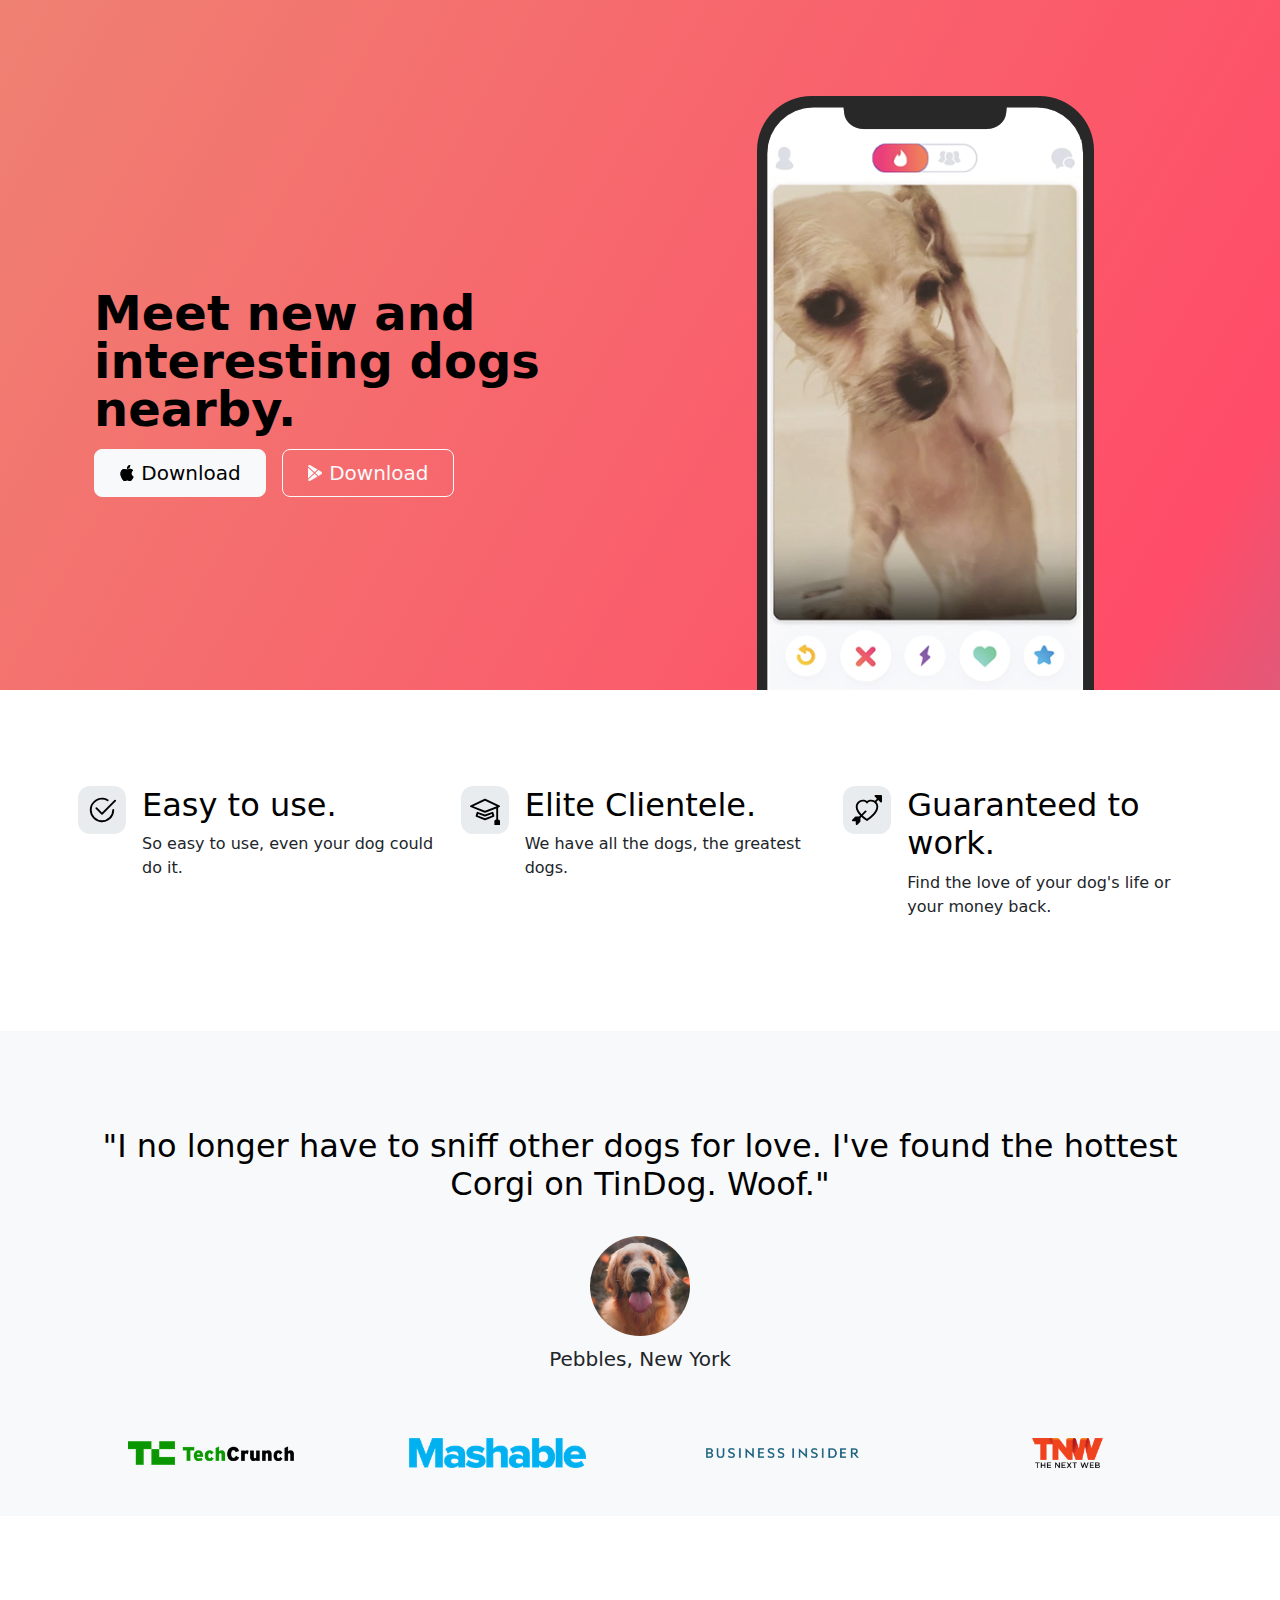
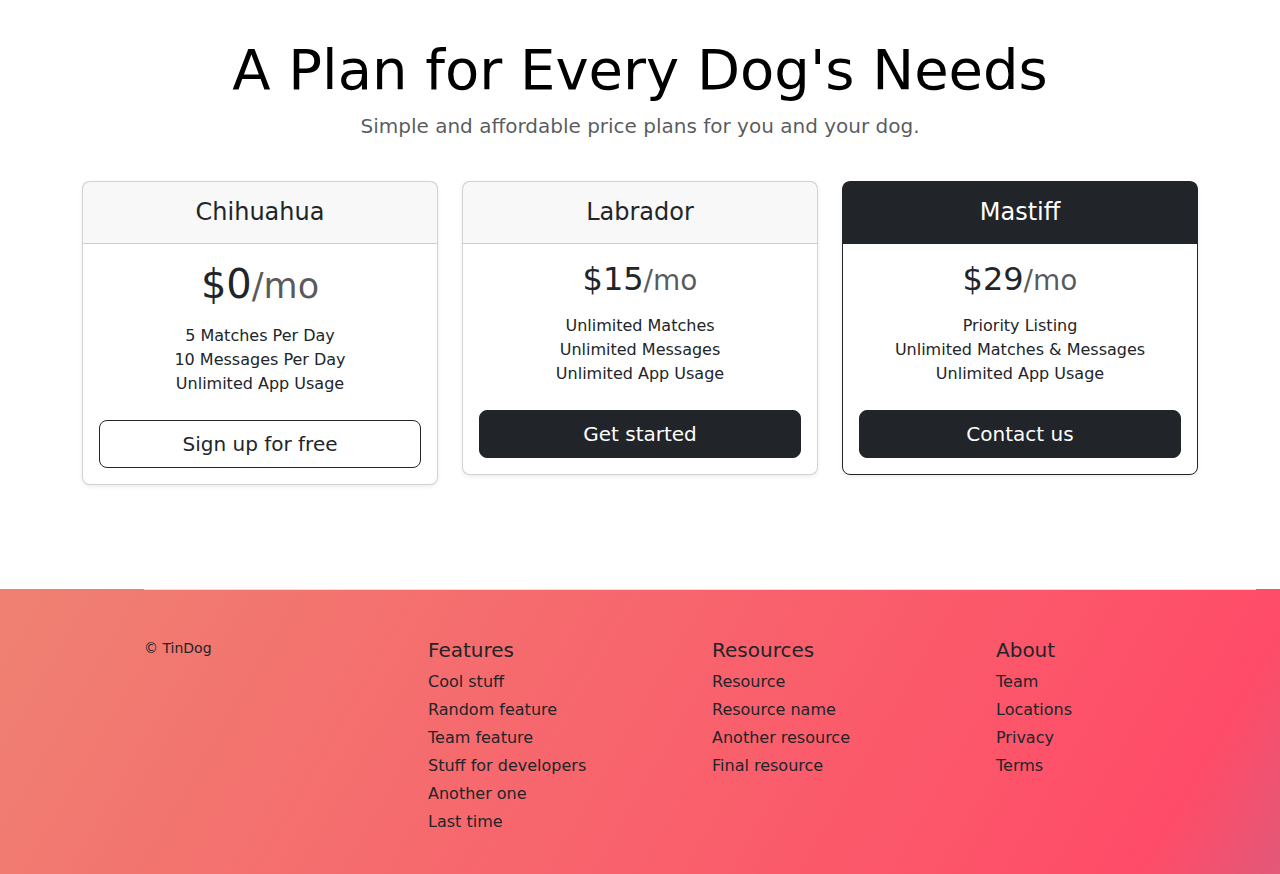
<file: index.html>
<!DOCTYPE html>
<html lang="en">

<head>
  <meta charset="UTF-8">
  <meta name="viewport" content="width=device-width, initial-scale=1.0">
  <link href="https://cdn.jsdelivr.net/npm/bootstrap@5.3.3/dist/css/bootstrap.min.css" rel="stylesheet" integrity="sha384-QWTKZyjpPEjISv5WaRU9OFeRpok6YctnYmDr5pNlyT2bRjXh0JMhjY6hW+ALEwIH" crossorigin="anonymous">
  <link href="./css/style.css" rel="stylesheet">
  <title>TinDog</title>
</head>

<body>

  <!-- Title -->
  <section id="title" class="gradient-background">

    <div class="container col-xxl-8 px-4 pt-5">
      <div class="row flex-lg-row-reverse align-items-center g-5 pt-5">
        <div class="col-10 col-sm-8 col-lg-6">
          <img src="./images/iphone.png" class="d-block mx-lg-auto img-fluid" alt="Bootstrap Themes" height="200"
            loading="lazy">
        </div>
        <div class="col-lg-6">
          <h1 class="display-5 fw-bold text-body-emphasis lh-1 mb-3">Meet new and interesting dogs nearby.</h1>

          <div class="d-grid gap-2 d-md-flex justify-content-md-start">
            <button type="button" class="btn btn-light btn-lg px-4 me-md-2"><svg xmlns="http://www.w3.org/2000/svg"
                width="16" height="16" fill="currentColor" class="bi bi-apple mb-1" viewBox="0 0 16 16">
                <path
                  d="M11.182.008C11.148-.03 9.923.023 8.857 1.18c-1.066 1.156-.902 2.482-.878 2.516.024.034 1.52.087 2.475-1.258.955-1.345.762-2.391.728-2.43Zm3.314 11.733c-.048-.096-2.325-1.234-2.113-3.422.212-2.189 1.675-2.789 1.698-2.854.023-.065-.597-.79-1.254-1.157a3.692 3.692 0 0 0-1.563-.434c-.108-.003-.483-.095-1.254.116-.508.139-1.653.589-1.968.607-.316.018-1.256-.522-2.267-.665-.647-.125-1.333.131-1.824.328-.49.196-1.422.754-2.074 2.237-.652 1.482-.311 3.83-.067 4.56.244.729.625 1.924 1.273 2.796.576.984 1.34 1.667 1.659 1.899.319.232 1.219.386 1.843.067.502-.308 1.408-.485 1.766-.472.357.013 1.061.154 1.782.539.571.197 1.111.115 1.652-.105.541-.221 1.324-1.059 2.238-2.758.347-.79.505-1.217.473-1.282Z" />
                <path
                  d="M11.182.008C11.148-.03 9.923.023 8.857 1.18c-1.066 1.156-.902 2.482-.878 2.516.024.034 1.52.087 2.475-1.258.955-1.345.762-2.391.728-2.43Zm3.314 11.733c-.048-.096-2.325-1.234-2.113-3.422.212-2.189 1.675-2.789 1.698-2.854.023-.065-.597-.79-1.254-1.157a3.692 3.692 0 0 0-1.563-.434c-.108-.003-.483-.095-1.254.116-.508.139-1.653.589-1.968.607-.316.018-1.256-.522-2.267-.665-.647-.125-1.333.131-1.824.328-.49.196-1.422.754-2.074 2.237-.652 1.482-.311 3.83-.067 4.56.244.729.625 1.924 1.273 2.796.576.984 1.34 1.667 1.659 1.899.319.232 1.219.386 1.843.067.502-.308 1.408-.485 1.766-.472.357.013 1.061.154 1.782.539.571.197 1.111.115 1.652-.105.541-.221 1.324-1.059 2.238-2.758.347-.79.505-1.217.473-1.282Z" />
              </svg> Download</button>
            <button type="button" class="btn btn-outline-light btn-lg px-4"><svg xmlns="http://www.w3.org/2000/svg"
                width="16" height="16" fill="currentColor" class="bi bi-google-play mb-1" viewBox="0 0 16 16">
                <path
                  d="M14.222 9.374c1.037-.61 1.037-2.137 0-2.748L11.528 5.04 8.32 8l3.207 2.96 2.694-1.586Zm-3.595 2.116L7.583 8.68 1.03 14.73c.201 1.029 1.36 1.61 2.303 1.055l7.294-4.295ZM1 13.396V2.603L6.846 8 1 13.396ZM1.03 1.27l6.553 6.05 3.044-2.81L3.333.215C2.39-.341 1.231.24 1.03 1.27Z" />
              </svg> Download</button>
          </div>
        </div>
      </div>
    </div>
  </section>

  <!-- Features -->
  <section id="features">
    <div class="container px-2 mt-5" id="hanging-icons">
      <div class="row g-4 py-5 row-cols-1 row-cols-lg-3">
        <div class="col d-flex align-items-start">

          <div
            class="icon-square text-body-emphasis bg-body-secondary d-inline-flex align-items-center justify-content-center fs-4 flex-shrink-0 me-3">
            <svg xmlns="http://www.w3.org/2000/svg" height="30" fill="currentColor" class="bi bi-check2-circle"
              viewBox="0 0 16 16">
              <path
                d="M2.5 8a5.5 5.5 0 0 1 8.25-4.764.5.5 0 0 0 .5-.866A6.5 6.5 0 1 0 14.5 8a.5.5 0 0 0-1 0 5.5 5.5 0 1 1-11 0z" />
              <path
                d="M15.354 3.354a.5.5 0 0 0-.708-.708L8 9.293 5.354 6.646a.5.5 0 1 0-.708.708l3 3a.5.5 0 0 0 .708 0l7-7z" />
            </svg>
          </div>

          <div>
            <h3 class="fs-2 text-body-emphasis">Easy to use.</h3>
            <p>So easy to use, even your dog could do it.</p>
          </div>
        </div>


        <div class="col d-flex align-items-start">
          <div class="icon-square text-body-emphasis bg-body-secondary d-inline-flex align-items-center justify-content-center fs-4 flex-shrink-0 me-3">
            <svg xmlns="http://www.w3.org/2000/svg" height="30" fill="currentColor" class="bi bi-mortarboard" viewBox="0 0 16 16">
              <path d="M8.211 2.047a.5.5 0 0 0-.422 0l-7.5 3.5a.5.5 0 0 0 .025.917l7.5 3a.5.5 0 0 0 .372 0L14 7.14V13a1 1 0 0 0-1 1v2h3v-2a1 1 0 0 0-1-1V6.739l.686-.275a.5.5 0 0 0 .025-.917l-7.5-3.5ZM8 8.46 1.758 5.965 8 3.052l6.242 2.913L8 8.46Z"/>
              <path d="M4.176 9.032a.5.5 0 0 0-.656.327l-.5 1.7a.5.5 0 0 0 .294.605l4.5 1.8a.5.5 0 0 0 .372 0l4.5-1.8a.5.5 0 0 0 .294-.605l-.5-1.7a.5.5 0 0 0-.656-.327L8 10.466 4.176 9.032Zm-.068 1.873.22-.748 3.496 1.311a.5.5 0 0 0 .352 0l3.496-1.311.22.748L8 12.46l-3.892-1.556Z"/>
            </svg>
          </div>

          <div>
            <h3 class="fs-2 text-body-emphasis">Elite Clientele.</h3>
            <p>We have all the dogs, the greatest dogs.</p>
          </div>
        </div>


        <div class="col d-flex align-items-start">
          <div class="icon-square text-body-emphasis bg-body-secondary d-inline-flex align-items-center justify-content-center fs-4 flex-shrink-0 me-3">
            <svg xmlns="http://www.w3.org/2000/svg" height="30" fill="currentColor" class="bi bi-arrow-through-heart"
              viewBox="0 0 16 16">
              <path fill-rule="evenodd"
              d="M2.854 15.854A.5.5 0 0 1 2 15.5V14H.5a.5.5 0 0 1-.354-.854l1.5-1.5A.5.5 0 0 1 2 11.5h1.793l.53-.53c-.771-.802-1.328-1.58-1.704-2.32-.798-1.575-.775-2.996-.213-4.092C3.426 2.565 6.18 1.809 8 3.233c1.25-.98 2.944-.928 4.212-.152L13.292 2 12.147.854A.5.5 0 0 1 12.5 0h3a.5.5 0 0 1 .5.5v3a.5.5 0 0 1-.854.354L14 2.707l-1.006 1.006c.236.248.44.531.6.845.562 1.096.585 2.517-.213 4.092-.793 1.563-2.395 3.288-5.105 5.08L8 13.912l-.276-.182a21.86 21.86 0 0 1-2.685-2.062l-.539.54V14a.5.5 0 0 1-.146.354l-1.5 1.5Zm2.893-4.894A20.419 20.419 0 0 0 8 12.71c2.456-1.666 3.827-3.207 4.489-4.512.679-1.34.607-2.42.215-3.185-.817-1.595-3.087-2.054-4.346-.761L8 4.62l-.358-.368c-1.259-1.293-3.53-.834-4.346.761-.392.766-.464 1.845.215 3.185.323.636.815 1.33 1.519 2.065l1.866-1.867a.5.5 0 1 1 .708.708L5.747 10.96Z" />
          </svg>
          </div>

          <div>
            <h3 class="fs-2 text-body-emphasis">Guaranteed to work.</h3>
            <p>Find the love of your dog's life or your money back.</p>
          </div>
        </div>

      </div>
    </div>
  </section>


  <!-- Testimonial -->
  <section id="testimonial">
    <div class="my-5">
      <div class="p-5 text-center bg-body-tertiary">
        <div class="container py-5">
          <h2 class="text-body-emphasis">"I no longer have to sniff other dogs for love. I've found the hottest Corgi on TinDog. Woof."</h2>
          <br>
          <img class="profile-img" src="./images/dog-img.jpg">
          <p class="col-lg-8 mx-auto lead mt-2">
            Pebbles, New York
          </p>
        </div>

    
        <div class="container">
          <div class="row">
            <div class="col-lg-3 col-sm-12">
              <img src="./images/techcrunch.png" alt="techcrunch" height="30">
            </div>
            <div class="col-lg-3 col-sm-12">
              <img src="./images/mashable.png" alt="mashable" height="30">
            </div>
            <div class="col-lg-3 col-sm-12">
              <img src="./images/bizinsider.png" alt="bizinsider" height="30">
            </div>
            <div class="col-lg-3 col-sm-12">
              <img src="./images/tnw.png" alt="tnw" height="30">
            </div>
          </div>
        </div>
      </div>
    </div>

  </section>
  <!-- Pricing -->
  <section id="pricing">
    <div class="container py-3">
      <header>
        <div class="d-flex flex-column flex-md-row align-items-center pb-3 mb-4">
        </div>
        <div class="pricing-header p-3 pb-md-4 mx-auto text-center">
          <h2 class="display-4 fw-normal text-body-emphasis">A Plan for Every Dog's Needs</h2>
          <p class="fs-5 text-body-secondary">Simple and affordable price plans for you and your dog.</p>
        </div>
      </header>
    
      <main>
        <div class="row row-cols-1 row-cols-md-3 mb-3 text-center">
          <div class="col">
            <div class="card mb-4 rounded-3 shadow-sm">
              <div class="card-header py-3">
                <h4 class="my-0 fw-normal">Chihuahua</h4>
              </div>
              <div class="card-body">
                <h1 class="card-title pricing-card-title">$0<small class="text-body-secondary fw-light">/mo</small></h1>
                <ul class="list-unstyled mt-3 mb-4">
                  <li>5 Matches Per Day</li>
                  <li>10 Messages Per Day</li>
                  <li>Unlimited App Usage</li>
                </ul>
                <button type="button" class="w-100 btn btn-lg btn-outline-dark">Sign up for free</button>
              </div>
            </div>
          </div>
          <div class="col">
            <div class="card mb-4 rounded-3 shadow-sm">
              <div class="card-header py-3">
                <h4 class="my-0 fw-normal">Labrador</h4>
              </div>
              <div class="card-body">
                <h2 class="card-title pricing-card-title">$15<small class="text-body-secondary fw-light">/mo</small></h2>
                <ul class="list-unstyled mt-3 mb-4">
                  <li>Unlimited Matches</li>
                  <li>Unlimited Messages</li>
                  <li>Unlimited App Usage</li>
                </ul>
                <button type="button" class="w-100 btn btn-lg btn-dark">Get started</button>
              </div>
            </div>
          </div>
          <div class="col">
            <div class="card mb-4 rounded-3 shadow-sm border-dark">
              <div class="card-header py-3 text-bg-dark border-dark">
                <h4 class="my-0 fw-normal">Mastiff</h4>
              </div>
              <div class="card-body">
                <h2 class="card-title pricing-card-title">$29<small class="text-body-secondary fw-light">/mo</small></h2>
                <ul class="list-unstyled mt-3 mb-4">
                  <li>Priority Listing</li>
                  <li>Unlimited Matches & Messages</li>
                  <li>Unlimited App Usage</li>
                </ul>
                <button type="button" class="w-100 btn btn-lg btn-dark">Contact us</button>
              </div>
            </div>
          </div>
        </div>
    
     
      

  </section>
  <!-- Footer -->
  <section id="footer" class="gradient-background">
      <footer class="py-4 mt-md-5 pt-md-5 mx-4 border-top">
        <div class="row">
          <div class="col-12 col-md">
            <small class="d-block mb-3 text-body-dark">© TinDog</small>
          </div>
          <div class="col-6 col-md">
            <h5>Features</h5>
            <ul class="list-unstyled text-small">
              <li class="mb-1"><a class="link-dark text-decoration-none" href="#">Cool stuff</a></li>
              <li class="mb-1"><a class="link-dark text-decoration-none" href="#">Random feature</a></li>
              <li class="mb-1"><a class="link-dark text-decoration-none" href="#">Team feature</a></li>
              <li class="mb-1"><a class="link-dark text-decoration-none" href="#">Stuff for developers</a></li>
              <li class="mb-1"><a class="link-dark text-decoration-none" href="#">Another one</a></li>
              <li class="mb-1"><a class="link-dark text-decoration-none" href="#">Last time</a></li>
            </ul>
          </div>
          
          <div class="col-6 col-md">
            <h5>Resources</h5>
            <ul class="list-unstyled text-small">
              <li class="mb-1"><a class="link-dark text-decoration-none" href="#">Resource</a></li>
              <li class="mb-1"><a class="link-dark text-decoration-none" href="#">Resource name</a></li>
              <li class="mb-1"><a class="link-dark text-decoration-none" href="#">Another resource</a></li>
              <li class="mb-1"><a class="link-dark text-decoration-none" href="#">Final resource</a></li>
            </ul>
          </div>

          <div class="col-6 col-md">
            <h5>About</h5>
            <ul class="list-unstyled text-small">
              <li class="mb-1"><a class="link-dark text-decoration-none" href="#">Team</a></li>
              <li class="mb-1"><a class="link-dark text-decoration-none" href="#">Locations</a></li>
              <li class="mb-1"><a class="link-dark text-decoration-none" href="#">Privacy</a></li>
              <li class="mb-1"><a class="link-dark text-decoration-none" href="#">Terms</a></li>
            </ul>
          </div>
        </div>
      </footer>
    </div>
  </section>
</body>

</html>
</file>
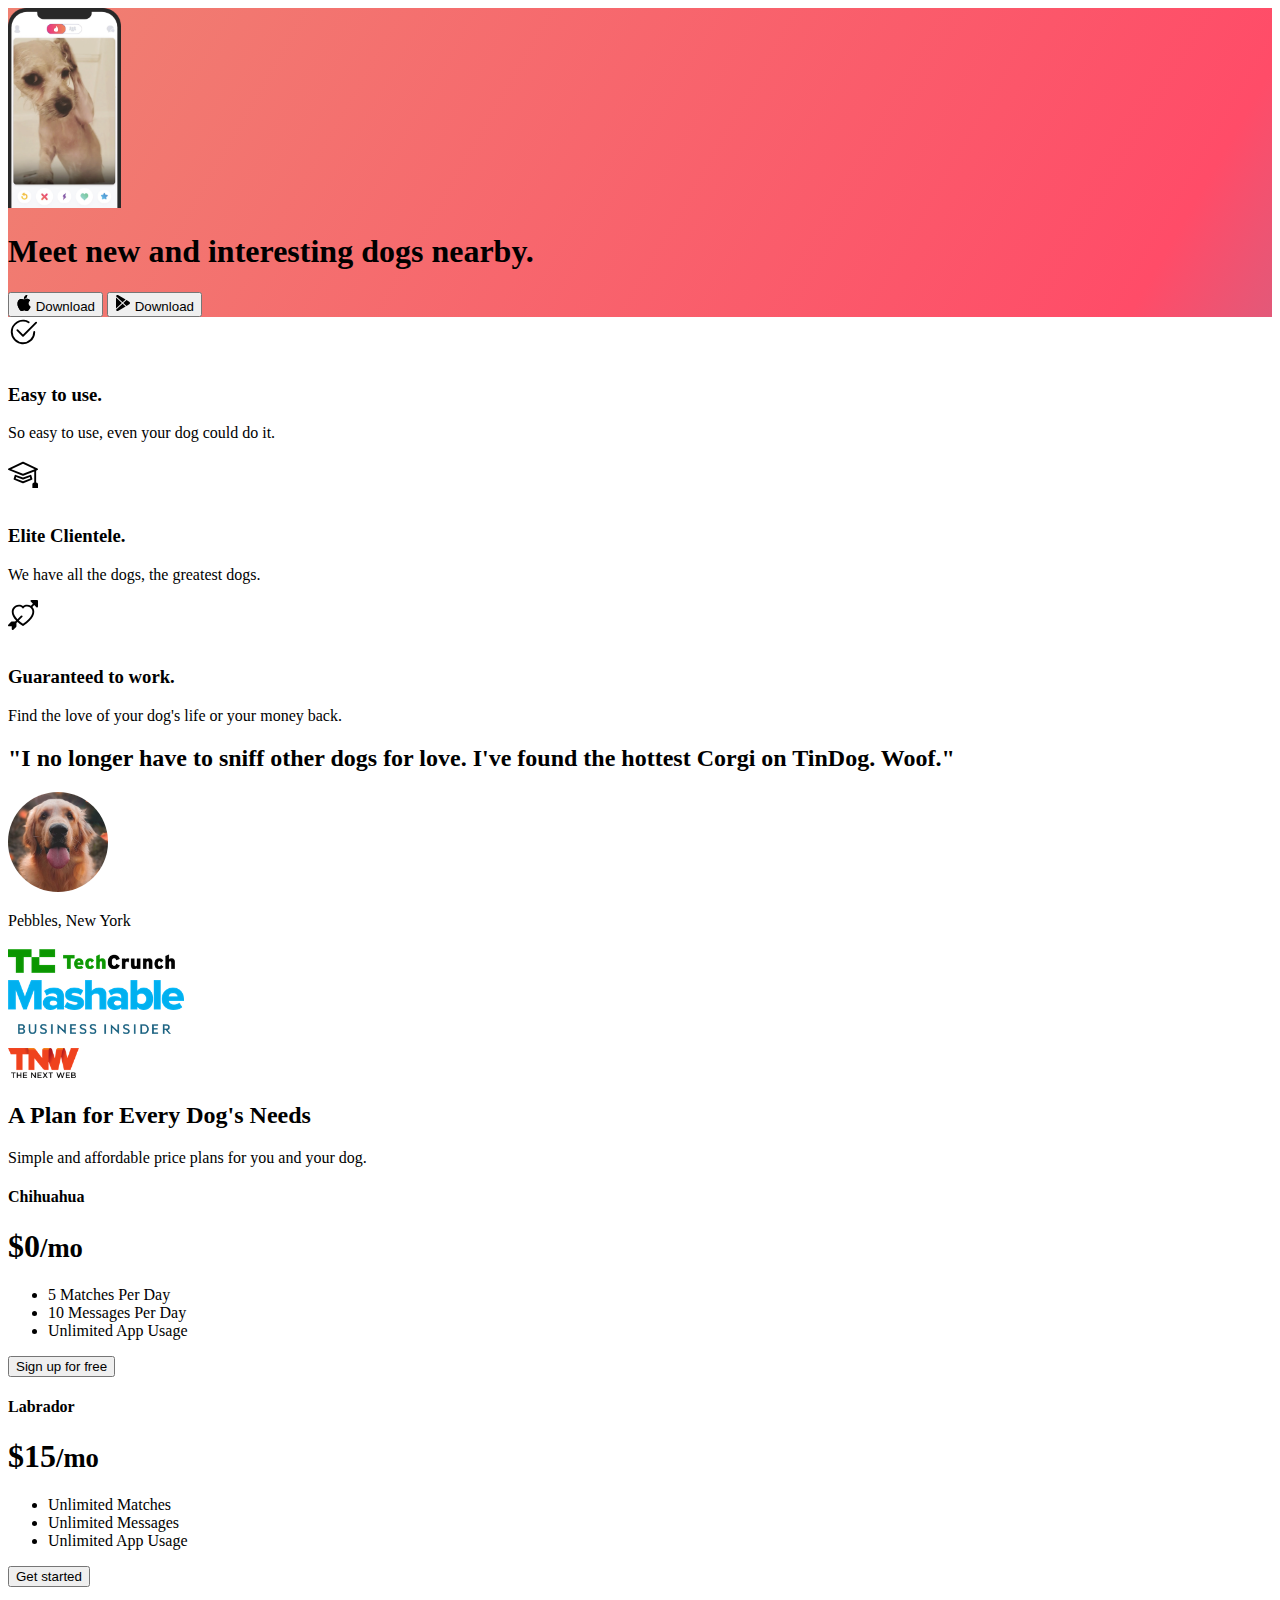
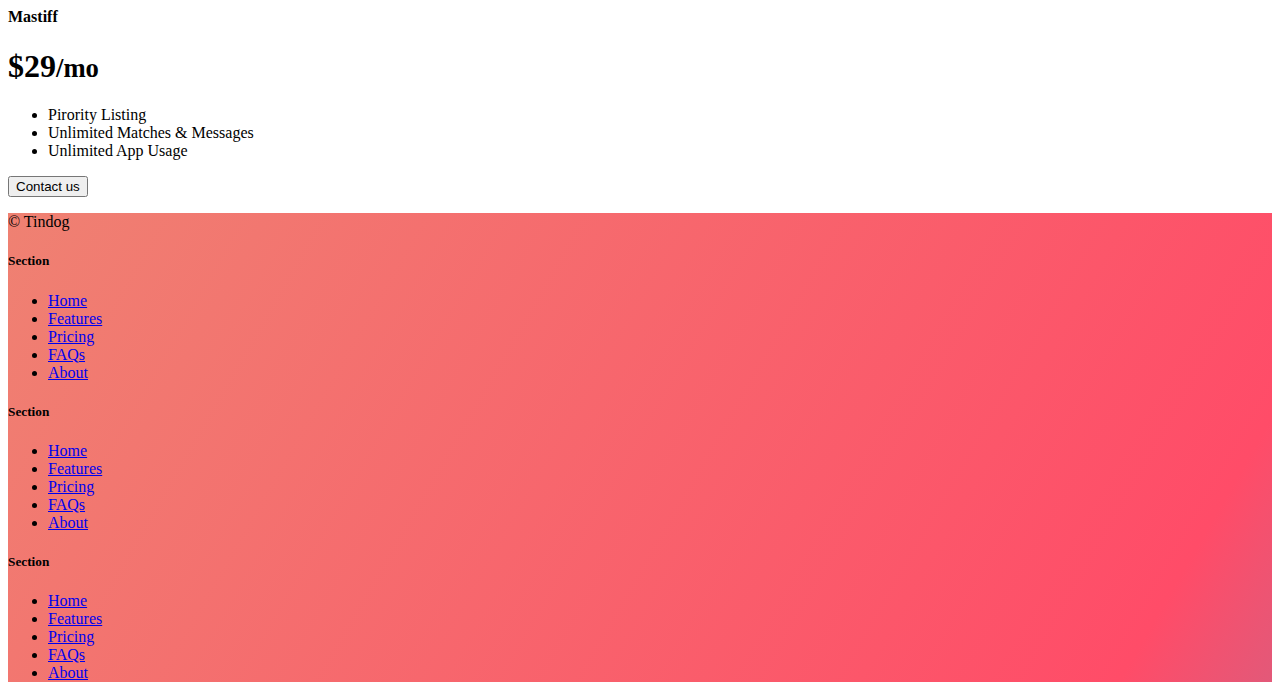
<file: solution.html>
<!DOCTYPE html>
<html lang="en">

<head>
  <meta charset="UTF-8">
  <meta name="viewport" content="width=device-width, initial-scale=1.0">
  <title>TinDog</title>
  <link href="https://cdn.jsdelivr.net/npm/bootstrap@5.3.0-alpha3/dist/css/bootstrap.min.css" rel="stylesheet"
    integrity="sha384-KK94CHFLLe+nY2dmCWGMq91rCGa5gtU4mk92HdvYe+M/SXH301p5ILy+dN9+nJOZ" crossorigin="anonymous">
  <link rel="stylesheet" href="./css/solution.css">
</head>

<body>


  <!-- Title -->
  <section id="title" class="gradient-background">

    <div class="container col-xxl-8 px-4 pt-5">
      <div class="row flex-lg-row-reverse align-items-center g-5 pt-5">
        <div class="col-10 col-sm-8 col-lg-6">
          <img src="./images/iphone.png" class="d-block mx-lg-auto img-fluid" alt="Bootstrap Themes" height="200"
            loading="lazy">
        </div>
        <div class="col-lg-6">
          <h1 class="display-5 fw-bold text-body-emphasis lh-1 mb-3">Meet new and interesting dogs nearby.</h1>

          <div class="d-grid gap-2 d-md-flex justify-content-md-start">
            <button type="button" class="btn btn-light btn-lg px-4 me-md-2"><svg xmlns="http://www.w3.org/2000/svg"
                width="16" height="16" fill="currentColor" class="bi bi-apple mb-1" viewBox="0 0 16 16">
                <path
                  d="M11.182.008C11.148-.03 9.923.023 8.857 1.18c-1.066 1.156-.902 2.482-.878 2.516.024.034 1.52.087 2.475-1.258.955-1.345.762-2.391.728-2.43Zm3.314 11.733c-.048-.096-2.325-1.234-2.113-3.422.212-2.189 1.675-2.789 1.698-2.854.023-.065-.597-.79-1.254-1.157a3.692 3.692 0 0 0-1.563-.434c-.108-.003-.483-.095-1.254.116-.508.139-1.653.589-1.968.607-.316.018-1.256-.522-2.267-.665-.647-.125-1.333.131-1.824.328-.49.196-1.422.754-2.074 2.237-.652 1.482-.311 3.83-.067 4.56.244.729.625 1.924 1.273 2.796.576.984 1.34 1.667 1.659 1.899.319.232 1.219.386 1.843.067.502-.308 1.408-.485 1.766-.472.357.013 1.061.154 1.782.539.571.197 1.111.115 1.652-.105.541-.221 1.324-1.059 2.238-2.758.347-.79.505-1.217.473-1.282Z" />
                <path
                  d="M11.182.008C11.148-.03 9.923.023 8.857 1.18c-1.066 1.156-.902 2.482-.878 2.516.024.034 1.52.087 2.475-1.258.955-1.345.762-2.391.728-2.43Zm3.314 11.733c-.048-.096-2.325-1.234-2.113-3.422.212-2.189 1.675-2.789 1.698-2.854.023-.065-.597-.79-1.254-1.157a3.692 3.692 0 0 0-1.563-.434c-.108-.003-.483-.095-1.254.116-.508.139-1.653.589-1.968.607-.316.018-1.256-.522-2.267-.665-.647-.125-1.333.131-1.824.328-.49.196-1.422.754-2.074 2.237-.652 1.482-.311 3.83-.067 4.56.244.729.625 1.924 1.273 2.796.576.984 1.34 1.667 1.659 1.899.319.232 1.219.386 1.843.067.502-.308 1.408-.485 1.766-.472.357.013 1.061.154 1.782.539.571.197 1.111.115 1.652-.105.541-.221 1.324-1.059 2.238-2.758.347-.79.505-1.217.473-1.282Z" />
              </svg> Download</button>
            <button type="button" class="btn btn-outline-light btn-lg px-4"><svg xmlns="http://www.w3.org/2000/svg"
                width="16" height="16" fill="currentColor" class="bi bi-google-play mb-1" viewBox="0 0 16 16">
                <path
                  d="M14.222 9.374c1.037-.61 1.037-2.137 0-2.748L11.528 5.04 8.32 8l3.207 2.96 2.694-1.586Zm-3.595 2.116L7.583 8.68 1.03 14.73c.201 1.029 1.36 1.61 2.303 1.055l7.294-4.295ZM1 13.396V2.603L6.846 8 1 13.396ZM1.03 1.27l6.553 6.05 3.044-2.81L3.333.215C2.39-.341 1.231.24 1.03 1.27Z" />
              </svg> Download</button>
          </div>
        </div>
      </div>
    </div>
  </section>
  <!-- Features -->
  <section id="features">
    <div class="container mt-5">
      <div class="row g-4 py-5 row-cols-1 row-cols-lg-3">
        <div class="col d-flex align-items-start">
          <div
            class="icon-square text-body-emphasis bg-body-secondary d-inline-flex align-items-center justify-content-center fs-4 flex-shrink-0 me-3">
            <svg xmlns="http://www.w3.org/2000/svg" height="30" fill="currentColor" class="bi bi-check2-circle"
              viewBox="0 0 16 16">
              <path
                d="M2.5 8a5.5 5.5 0 0 1 8.25-4.764.5.5 0 0 0 .5-.866A6.5 6.5 0 1 0 14.5 8a.5.5 0 0 0-1 0 5.5 5.5 0 1 1-11 0z" />
              <path
                d="M15.354 3.354a.5.5 0 0 0-.708-.708L8 9.293 5.354 6.646a.5.5 0 1 0-.708.708l3 3a.5.5 0 0 0 .708 0l7-7z" />
            </svg>
          </div>
          <div>
            <h3 class="fs-2">Easy to use.</h3>
            <p>So easy to use, even your dog could do it.</p>

          </div>
        </div>
        <div class="col d-flex align-items-start">
          <div
            class="icon-square text-body-emphasis bg-body-secondary d-inline-flex align-items-center justify-content-center fs-4 flex-shrink-0 me-3">
            <svg xmlns="http://www.w3.org/2000/svg" height="30" fill="currentColor" class="bi bi-mortarboard"
              viewBox="0 0 16 16">
              <path
                d="M8.211 2.047a.5.5 0 0 0-.422 0l-7.5 3.5a.5.5 0 0 0 .025.917l7.5 3a.5.5 0 0 0 .372 0L14 7.14V13a1 1 0 0 0-1 1v2h3v-2a1 1 0 0 0-1-1V6.739l.686-.275a.5.5 0 0 0 .025-.917l-7.5-3.5ZM8 8.46 1.758 5.965 8 3.052l6.242 2.913L8 8.46Z" />
              <path
                d="M4.176 9.032a.5.5 0 0 0-.656.327l-.5 1.7a.5.5 0 0 0 .294.605l4.5 1.8a.5.5 0 0 0 .372 0l4.5-1.8a.5.5 0 0 0 .294-.605l-.5-1.7a.5.5 0 0 0-.656-.327L8 10.466 4.176 9.032Zm-.068 1.873.22-.748 3.496 1.311a.5.5 0 0 0 .352 0l3.496-1.311.22.748L8 12.46l-3.892-1.556Z" />
            </svg>
          </div>
          <div>
            <h3 class="fs-2">Elite Clientele.</h3>
            <p>We have all the dogs, the greatest dogs.</p>

          </div>
        </div>
        <div class="col d-flex align-items-start">
          <div
            class="icon-square text-body-emphasis bg-body-secondary d-inline-flex align-items-center justify-content-center fs-4 flex-shrink-0 me-3">
            <svg xmlns="http://www.w3.org/2000/svg" height="30" fill="currentColor" class="bi bi-arrow-through-heart"
              viewBox="0 0 16 16">
              <path fill-rule="evenodd"
                d="M2.854 15.854A.5.5 0 0 1 2 15.5V14H.5a.5.5 0 0 1-.354-.854l1.5-1.5A.5.5 0 0 1 2 11.5h1.793l.53-.53c-.771-.802-1.328-1.58-1.704-2.32-.798-1.575-.775-2.996-.213-4.092C3.426 2.565 6.18 1.809 8 3.233c1.25-.98 2.944-.928 4.212-.152L13.292 2 12.147.854A.5.5 0 0 1 12.5 0h3a.5.5 0 0 1 .5.5v3a.5.5 0 0 1-.854.354L14 2.707l-1.006 1.006c.236.248.44.531.6.845.562 1.096.585 2.517-.213 4.092-.793 1.563-2.395 3.288-5.105 5.08L8 13.912l-.276-.182a21.86 21.86 0 0 1-2.685-2.062l-.539.54V14a.5.5 0 0 1-.146.354l-1.5 1.5Zm2.893-4.894A20.419 20.419 0 0 0 8 12.71c2.456-1.666 3.827-3.207 4.489-4.512.679-1.34.607-2.42.215-3.185-.817-1.595-3.087-2.054-4.346-.761L8 4.62l-.358-.368c-1.259-1.293-3.53-.834-4.346.761-.392.766-.464 1.845.215 3.185.323.636.815 1.33 1.519 2.065l1.866-1.867a.5.5 0 1 1 .708.708L5.747 10.96Z" />
            </svg>
          </div>
          <div>
            <h3 class="fs-2">Guaranteed to work.</h3>
            <p>Find the love of your dog's life or your money back.</p>

          </div>
        </div>
      </div>
    </div>
  </section>
  <!-- Testimonial -->
  <section id="testimonial">
    <div class="my-5">
      <div class="p-5 text-center bg-body-tertiary">
        <div class="container py-5">
          <h2 class="text-body-emphasis">"I no longer have to sniff other dogs for love. I've found the hottest Corgi on
            TinDog. Woof."</h2>
          <img class="profile-img mt-5" src="./images/dog-img.jpg" alt="dog image">
          <p class="col-lg-8 mx-auto lead mt-2">
            Pebbles, New York
          </p>
        </div>

        <div class="container">
          <div class="row">
            <div class="col-lg-3 col-sm-12">
              <img src="./images/techcrunch.png" alt="techcrunch" height="30">
            </div>
            <div class="col-lg-3 col-sm-12">
              <img src="./images/mashable.png" alt="mashable" height="30">
            </div>
            <div class="col-lg-3 col-sm-12">
              <img src="./images/bizinsider.png" alt="bizinsider" height="30">
            </div>
            <div class="col-lg-3 col-sm-12">
              <img src="./images/tnw.png" alt="tnw" height="30">
            </div>
          </div>
        </div>
      </div>
    </div>
  </section>
  <!-- Pricing -->
  <section id="pricing">
    <div class="container">
      <div class="pricing-header p-3 pb-md-4 mx-auto text-center">
        <h2 class="display-4 fw-normal">A Plan for Every Dog's Needs</h2>
        <p class="fs-5 text-body-secondary">Simple and affordable price plans for you and your dog.
      </div>
      <div class="row row-cols-1 row-cols-md-3 mb-3 text-center">
        <div class="col">
          <div class="card mb-4 rounded-3 shadow-sm">
            <div class="card-header py-3">
              <h4 class="my-0 fw-normal">Chihuahua</h4>
            </div>
            <div class="card-body">
              <h1 class="card-title pricing-card-title">$0<small class="text-body-secondary fw-light">/mo</small></h1>
              <ul class="list-unstyled mt-3 mb-4">
                <li>5 Matches Per Day</li>
                <li>10 Messages Per Day</li>
                <li>Unlimited App Usage</li>
              </ul>
              <button type="button" class="w-100 btn btn-lg btn-outline-dark">Sign up for free</button>
            </div>
          </div>
        </div>
        <div class="col">
          <div class="card mb-4 rounded-3 shadow-sm">
            <div class="card-header py-3">
              <h4 class="my-0 fw-normal">Labrador</h4>
            </div>
            <div class="card-body">
              <h1 class="card-title pricing-card-title">$15<small class="text-body-secondary fw-light">/mo</small></h1>
              <ul class="list-unstyled mt-3 mb-4">
                <li>Unlimited Matches</li>
                <li>Unlimited Messages</li>
                <li>Unlimited App Usage</li>
              </ul>
              <button type="button" class="w-100 btn btn-lg btn-dark">Get started</button>
            </div>
          </div>
        </div>
        <div class="col">
          <div class="card mb-4 rounded-3 shadow-sm border-dark">
            <div class="card-header py-3 text-bg-dark border-dark">
              <h4 class="my-0 fw-normal">Mastiff</h4>
            </div>
            <div class="card-body">
              <h1 class="card-title pricing-card-title">$29<small class="text-body-secondary fw-light">/mo</small></h1>
              <ul class="list-unstyled mt-3 mb-4">
                <li>Pirority Listing</li>
                <li>Unlimited Matches & Messages</li>
                <li>Unlimited App Usage</li>
              </ul>
              <button type="button" class="w-100 btn btn-lg btn-dark">Contact us</button>
            </div>
          </div>
        </div>
      </div>
    </div>
  </section>
  <!-- Footer -->
  <section id="contact" class="gradient-background">

    <div class="container ">
      <footer class="row row-cols-1 row-cols-sm-2 row-cols-md-5 py-5 mt-5">
        <div class="col mb-3">

          <p class="text-body-secondary">© Tindog</p>
        </div>

        <div class="col mb-3">

        </div>

        <div class="col mb-3">
          <h5>Section</h5>
          <ul class="nav flex-column">
            <li class="nav-item mb-2"><a href="#" class="nav-link p-0 text-body-secondary">Home</a></li>
            <li class="nav-item mb-2"><a href="#" class="nav-link p-0 text-body-secondary">Features</a></li>
            <li class="nav-item mb-2"><a href="#" class="nav-link p-0 text-body-secondary">Pricing</a></li>
            <li class="nav-item mb-2"><a href="#" class="nav-link p-0 text-body-secondary">FAQs</a></li>
            <li class="nav-item mb-2"><a href="#" class="nav-link p-0 text-body-secondary">About</a></li>
          </ul>
        </div>

        <div class="col mb-3">
          <h5>Section</h5>
          <ul class="nav flex-column">
            <li class="nav-item mb-2"><a href="#" class="nav-link p-0 text-body-secondary">Home</a></li>
            <li class="nav-item mb-2"><a href="#" class="nav-link p-0 text-body-secondary">Features</a></li>
            <li class="nav-item mb-2"><a href="#" class="nav-link p-0 text-body-secondary">Pricing</a></li>
            <li class="nav-item mb-2"><a href="#" class="nav-link p-0 text-body-secondary">FAQs</a></li>
            <li class="nav-item mb-2"><a href="#" class="nav-link p-0 text-body-secondary">About</a></li>
          </ul>
        </div>

        <div class="col mb-3">
          <h5>Section</h5>
          <ul class="nav flex-column">
            <li class="nav-item mb-2"><a href="#" class="nav-link p-0 text-body-secondary">Home</a></li>
            <li class="nav-item mb-2"><a href="#" class="nav-link p-0 text-body-secondary">Features</a></li>
            <li class="nav-item mb-2"><a href="#" class="nav-link p-0 text-body-secondary">Pricing</a></li>
            <li class="nav-item mb-2"><a href="#" class="nav-link p-0 text-body-secondary">FAQs</a></li>
            <li class="nav-item mb-2"><a href="#" class="nav-link p-0 text-body-secondary">About</a></li>
          </ul>
        </div>
      </footer>
    </div>

  </section>
</body>

</html>
</file>
<file: css/style.css>
.gradient-background {
  background: linear-gradient(300deg, #00bfff, #ff4c68, #ef8172);
  background-size: 180% 180%;
  animation: gradient-animation 18s ease infinite;
}

@keyframes gradient-animation {
  0% {
    background-position: 0% 50%;
  }
  50% {
    background-position: 100% 50%;
  }
  100% {
    background-position: 0% 50%;
  }
}

.icon-square {
  width: 3rem;
  height: 3rem;
  border-radius: 0.75rem;
}

.profile-img {
  height: 100px;
  border-radius: 50%;
}

.mx-4 {
  margin-left: 9rem !important;
}
</file>
<file: css/solution.css>
.gradient-background {
  background: linear-gradient(300deg, #00bfff, #ff4c68, #ef8172);
  background-size: 180% 180%;
  animation: gradient-animation 18s ease infinite;
}

@keyframes gradient-animation {
  0% {
    background-position: 0% 50%;
  }
  50% {
    background-position: 100% 50%;
  }
  100% {
    background-position: 0% 50%;
  }
}

.icon-square {
  width: 3rem;
  height: 3rem;
  border-radius: 0.75rem;
}

.profile-img {
  border-radius: 50%;
  height: 100px;
}
</file>
